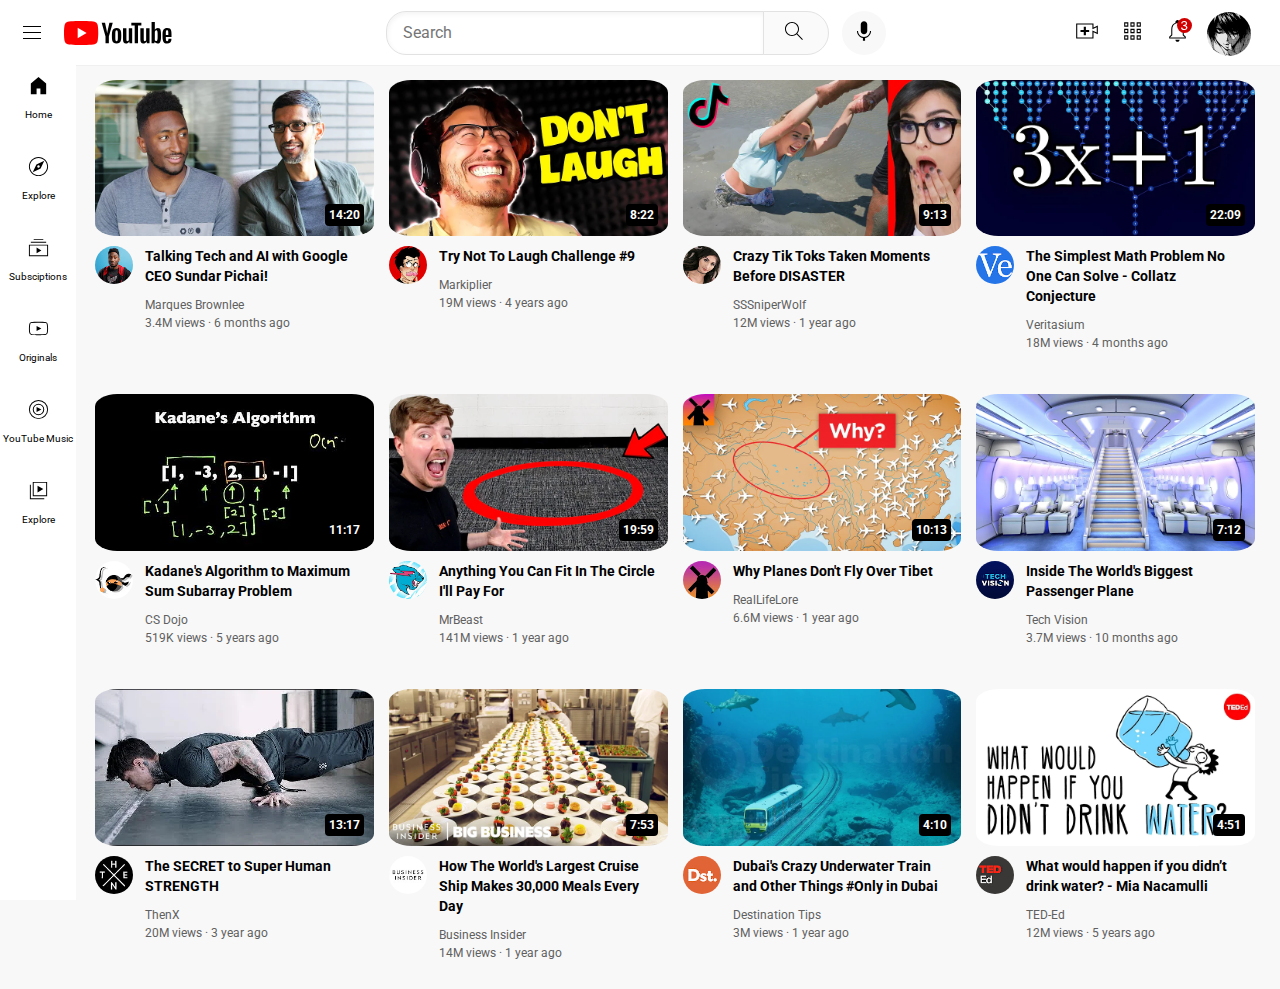
<file: index.html>
<!DOCTYPE html>
<html>
    <head>
        <title>youtube.com Clone</title>
        <link rel="preconnect" href="https://fonts.googleapis.com">
        <link rel="preconnect" href="https://fonts.gstatic.com" crossorigin>
        <link href="https://fonts.googleapis.com/css2?family=Roboto:wght@400;700;900&display=swap" rel="stylesheet">
        <link rel="stylesheet" href="styles/utube-video.css">
        <link rel="stylesheet" href="styles/general.css">
        <link rel="stylesheet" href="styles/header.css">
        <link rel="stylesheet" href="styles/sidebar.css">

    </head>
    <body>
        <div class="header">
            <div class="left-section">
                <img class="hamburger-menu" src="./icons/hamburger-menu.svg">
                <img class="youtube-logo" src="./icons/youtube-logo.svg" onclick="redirect_to_utube()">
            </div>
            <div class="middle-section">
                <input class="search-bar" type="text" placeholder="Search">
                <button class="search-but" onclick="redirect_to_utube()">
                    <img class="search-img" src="icons/search.svg">
                    <div class="tooltip">Search</div>
                </button>
                <button class="voice-but">
                    <img class="voice-img" src="icons/voice-search-icon.svg">
                    <div class="tooltip">Search with your voice</div>
                </button>
            </div>
            <div class="right-section">
                <button class="upload-but">
                    <img class="upload-img" src="icons/upload.svg">
                    <div class="tooltip1">Create</div>
                </button>
                <button class="upload-but">
                    <img class="upload-img" src="icons/youtube-apps.svg">
                    <div class="tooltip2">YouTube apps</div>
                </button>
                <button class="upload-but">
                    <div class="noti">3</div>
                    <img class="upload-img" src="icons/notifications.svg">
                    <div class="tooltip3">Notifications</div>
                </button>
                <button class="upload-but"><img class="my-img" src="channel-pics/unnamed.jpeg"></button>
            </div>
        </div>
        <div class="sidebar">
            <div class="sidebar-link">
                <a href="https://youtube.com"><img src="icons/home.svg"></a>
                <div class="text">Home</div>
            </div>
            <div class="sidebar-link">
                <a href="https://www.youtube.com/feed/trending"><img class="icon-pic" src="icons/explore.svg"></a>
                <div class="text">Explore</div>
            </div>
            <div class="sidebar-link">
                <a href="https://www.youtube.com/feed/subscriptions"><img class="icon-pic" src="icons/subscriptions.svg"></a>
                <div class="text">Subsciptions</div>
            </div>
            <div class="sidebar-link">
                <a href="https://www.youtube.com/originals"><img class="icon-pic" src="icons/originals.svg"></a>
                <div class="text">Originals</div>    
            </div>
            <div class="sidebar-link">
                <a href="https://music.youtube.com/"><img class="icon-pic" src="icons/youtube-music.svg"></a>
                <div class="text">YouTube Music</div>
            </div>
            <div class="sidebar-link">
                <a href="https://www.youtube.com/premium"><img class="icon-pic" src="icons/library.svg"></a>
                <div class="text">Explore</div>
            </div>
        </div>
        <div class="vid-grid">
            <div class="vid-preview">
                <div class="thumbnail-row">
                    <a href="https://youtu.be/n2RNcPRtAiY"><img class="thumbnail" src="thumbnails/thumbnail-1.webp"></a>
                    <div class="vid-time">14:20</div>
                </div>
                <div class="vid-info-grid">
                    <div class="channel-pic">
                        <img class="profile-picture" src="channel-pics/channel-1.jpeg">
                    </div>
                    <div class="channel-info">
                        <p class="cont01-title">Talking Tech and AI with Google CEO Sundar Pichai!</p>
                        <p class="cont01-author">Marques Brownlee</p>
                        <p class="cont01-stats">3.4M views · 6 months ago</p>
                    </div>
                </div>
            </div>
            <div class="vid-preview">
                <div class="thumbnail-row">
                    <a href="https://www.youtube.com/watch?v=mP0RAo9SKZk"><img class="thumbnail" src="thumbnails/thumbnail-2.webp"></a>
                    <div class="vid-time">8:22</div>
                </div>
                <div class="vid-info-grid">
                    <div class="channel-pic">
                        <img class="profile-picture" src="channel-pics/channel-2.jpeg">
                    </div>
                    <div class="channel-info">
                        <p class="cont01-title">Try Not To Laugh Challenge #9</p>
                        <p class="cont01-author">Markiplier</p>
                        <p class="cont01-stats">19M views &#183; 4 years ago</p>
                    </div>
                </div>
            </div>
            <div class="vid-preview">
                <div class="thumbnail-row">
                    <div class="vid-time">9:13</div>
                    <a href="https://www.youtube.com/watch?v=FgjPQQeTh1w"><img class="thumbnail" src="thumbnails/thumbnail-3.webp"></a>
                </div>
                <div class="vid-info-grid">
                    <div class="channel-pic">
                        <img class="profile-picture" src="channel-pics/channel-3.jpeg">
                    </div>
                    <div class="channel-info">
                        <p class="cont01-title">
                            Crazy Tik Toks Taken Moments Before DISASTER</p>
                        <p class="cont01-author">SSSniperWolf</p>
                        <p class="cont01-stats">12M views · 1 year ago</p>
                    </div>
                </div>
            </div>
            <div class="vid-preview">
                <div class="thumbnail-row">
                    <div class="vid-time">22:09</div>
                    <a href="https://www.youtube.com/watch?v=094y1Z2wpJg"><img class="thumbnail" src="thumbnails/thumbnail-4.webp"></a>
                </div>
                <div class="vid-info-grid">
                    <div class="channel-pic">
                        <img class="profile-picture" src="channel-pics/channel-4.jpeg">
                    </div>
                    <div class="channel-info">
                        <p class="cont01-title">The Simplest Math Problem No One Can Solve - Collatz Conjecture</p>
                        <p class="cont01-author">Veritasium</p>
                        <p class="cont01-stats">18M views · 4 months ago</p>
                    </div>
                </div>
            </div>
            <div class="vid-preview">
                <div class="thumbnail-row">
                    <div class="vid-time">11:17</div>
                    <a href="https://www.youtube.com/watch?v=86CQq3pKSUw"><img class="thumbnail" src="thumbnails/thumbnail-5.webp"></a>
                </div>
                <div class="vid-info-grid">
                    <div class="channel-pic">
                        <img class="profile-picture" src="channel-pics/channel-5.jpeg">
                    </div>
                    <div class="channel-info">
                        <p class="cont01-title">Kadane's Algorithm to Maximum Sum Subarray Problem</p>
                        <p class="cont01-author">CS Dojo</p>
                        <p class="cont01-stats">519K views · 5 years ago</p>
                    </div>
                </div>
            </div>
            <div class="vid-preview">
                <div class="thumbnail-row">
                    <div class="vid-time">19:59</div>
                    <a href="https://www.youtube.com/watch?v=yXWw0_UfSFg"><img class="thumbnail" src="thumbnails/thumbnail-6.webp"></a>
                </div>
                <div class="vid-info-grid">
                    <div class="channel-pic">
                        <img class="profile-picture" src="channel-pics/channel-6.jpeg">
                    </div>
                    <div class="channel-info">
                        <p class="cont01-title">
                            Anything You Can Fit In The Circle I'll Pay For</p>
                        <p class="cont01-author">MrBeast</p>
                        <p class="cont01-stats">141M views · 1 year ago</p>
                    </div>
                </div>
            </div>
            <div class="vid-preview">
                <div class="thumbnail-row">
                    <a href="https://www.youtube.com/watch?v=fNVa1qMbF9Y"><img class="thumbnail" src="thumbnails/thumbnail-7.webp"></a>
                    <div class="vid-time">10:13</div>
                </div>
                <div class="vid-info-grid">
                    <div class="channel-pic">
                        <img class="profile-picture" src="channel-pics/channel-7.jpeg">
                    </div>
                    <div class="channel-info">
                        <p class="cont01-title">Why Planes Don't Fly Over Tibet</p>
                        <p class="cont01-author">RealLifeLore</p>
                        <p class="cont01-stats">6.6M views · 1 year ago</p>
                    </div>
                </div>
            </div>
            <div class="vid-preview">
                <div class="thumbnail-row">
                    <a href="https://www.youtube.com/watch?v=lFm4EM1juls"><img class="thumbnail" src="thumbnails/thumbnail-8.webp"></a>
                    <div class="vid-time">7:12</div>
                </div>
                <div class="vid-info-grid">
                    <div class="channel-pic">
                        <img class="profile-picture" src="channel-pics/channel-8.jpeg">
                    </div>
                    <div class="channel-info">
                        <p class="cont01-title">Inside The World's Biggest Passenger Plane</p>
                        <p class="cont01-author">Tech Vision</p>
                        <p class="cont01-stats">3.7M views · 10 months ago</p>
                    </div>
                </div>
            </div>
            <div class="vid-preview">
                <div class="thumbnail-row">
                    <div class="vid-time">13:17</div>
                    <a href="https://www.youtube.com/watch?v=ixmxOlcrlUc"><img class="thumbnail" src="thumbnails/thumbnail-9.webp"></a>
                </div>
                <div class="vid-info-grid">
                    <div class="channel-pic">
                        <img class="profile-picture" src="channel-pics/channel-9.jpeg">
                    </div>
                    <div class="channel-info">
                        <p class="cont01-title">
                            The SECRET to Super Human STRENGTH</p>
                        <p class="cont01-author">ThenX</p>
                        <p class="cont01-stats">20M views · 3 year ago</p>
                    </div>
                </div>
            </div>
            <div class="vid-preview">
                <div class="thumbnail-row">
                    <div class="vid-time">7:53</div>
                    <a href="https://www.youtube.com/watch?v=R2vXbFp5C9o"><img class="thumbnail" src="thumbnails/thumbnail-10.webp"></a>
                </div>
                <div class="vid-info-grid">
                    <div class="channel-pic">
                        <img class="profile-picture" src="channel-pics/channel-10.jpeg">
                    </div>
                    <div class="channel-info">
                        <p class="cont01-title">How The World's Largest Cruise Ship Makes 30,000 Meals Every Day</p>
                        <p class="cont01-author">Business Insider</p>
                        <p class="cont01-stats">14M views · 1 year ago</p>
                    </div>
                </div>
            </div>
            <div class="vid-preview">
                <div class="thumbnail-row">
                    <div class="vid-time">4:10</div>
                    <a href="https://www.youtube.com/watch?v=0nZuYyXET3s"><img class="thumbnail" src="thumbnails/thumbnail-11.webp"></a>
                </div>
                <div class="vid-info-grid">
                    <div class="channel-pic">
                        <img class="profile-picture" src="channel-pics/channel-11.jpeg">
                    </div>
                    <div class="channel-info">
                        <p class="cont01-title">Dubai's Crazy Underwater Train and Other Things #Only in Dubai</p>
                        <p class="cont01-author">Destination Tips</p>
                        <p class="cont01-stats">3M views · 1 year ago</p>
                    </div>
                </div>
            </div>
            <div class="vid-preview">
                <div class="thumbnail-row">
                    <div class="vid-time">4:51</div>
                    <a href="https://www.youtube.com/watch?v=9iMGFqMmUFs"><img class="thumbnail" src="thumbnails/thumbnail-12.webp"></a>
                </div>
                <div class="vid-info-grid">
                    <div class="channel-pic">
                        <img class="profile-picture" src="channel-pics/channel-12.jpeg">
                    </div>
                    <div class="channel-info">
                        <p class="cont01-title">
                            What would happen if you didn’t drink water? - Mia Nacamulli</p>
                        <p class="cont01-author">TED-Ed</p>
                        <p class="cont01-stats">12M views · 5 years ago</p>
                    </div>
                </div>
            </div>
        </div>
        <script src="script.js"></script>
    </body>
</html>
</file>
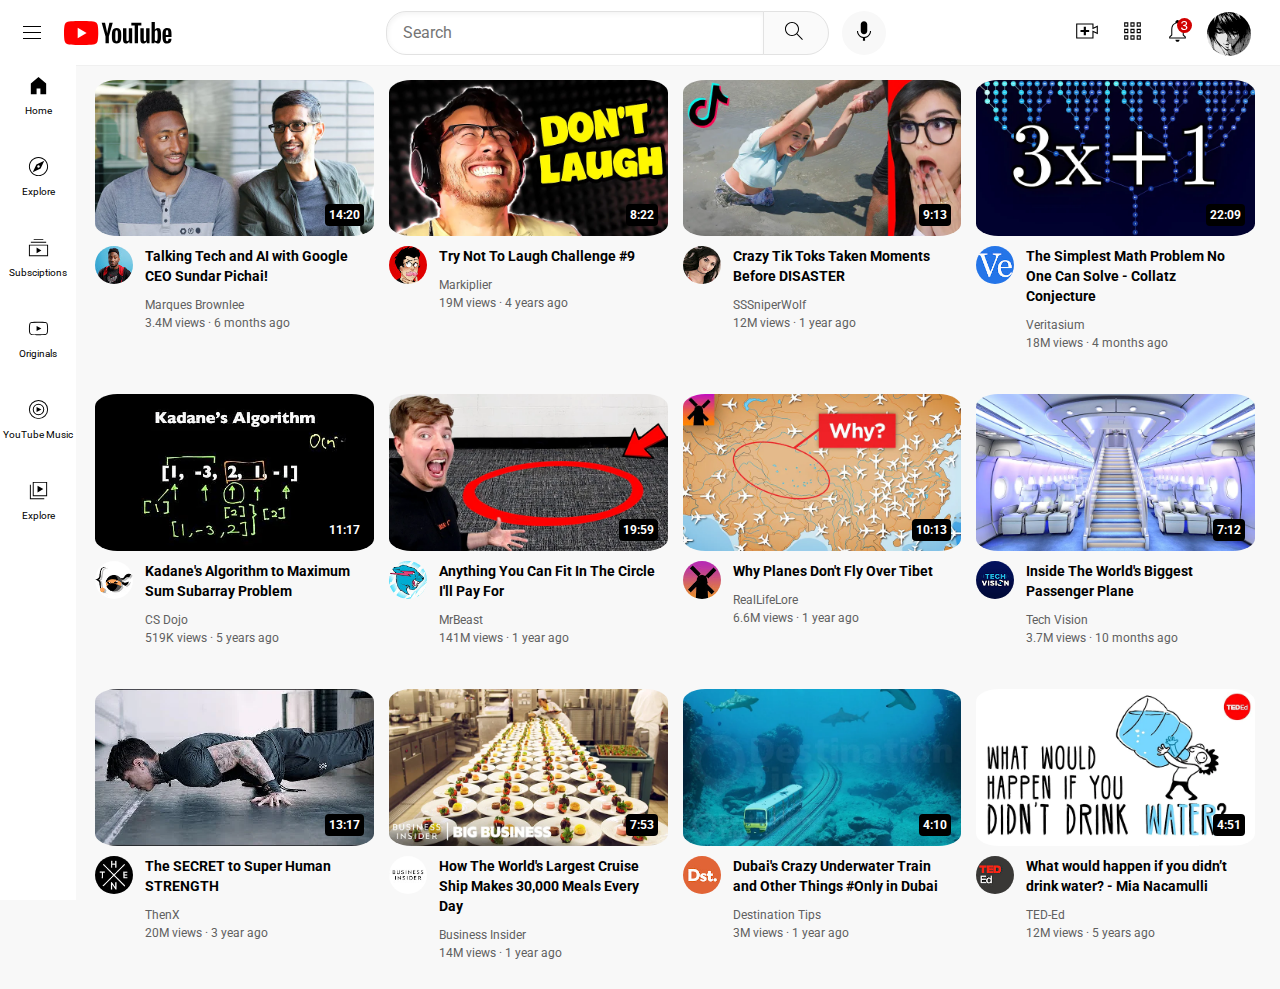
<file: utube.html>
<!DOCTYPE html>
<html>
    <head>
        <title>youtube.com Clone</title>
        <link rel="preconnect" href="https://fonts.googleapis.com">
        <link rel="preconnect" href="https://fonts.gstatic.com" crossorigin>
        <link href="https://fonts.googleapis.com/css2?family=Roboto:wght@400;700;900&display=swap" rel="stylesheet">
        <link rel="stylesheet" href="styles/utube-video.css">
        <link rel="stylesheet" href="styles/general.css">
        <link rel="stylesheet" href="styles/header.css">
        <link rel="stylesheet" href="styles/sidebar.css">

    </head>
    <body>
        <div class="header">
            <div class="left-section">
                <img class="hamburger-menu" src="./icons/hamburger-menu.svg">
                <img class="youtube-logo" src="./icons/youtube-logo.svg" onclick="redirect_to_utube()">
            </div>
            <div class="middle-section">
                <input class="search-bar" type="text" placeholder="Search">
                <button class="search-but" onclick="redirect_to_utube()">
                    <img class="search-img" src="icons/search.svg">
                    <div class="tooltip">Search</div>
                </button>
                <button class="voice-but">
                    <img class="voice-img" src="icons/voice-search-icon.svg">
                    <div class="tooltip">Search with your voice</div>
                </button>
            </div>
            <div class="right-section">
                <button class="upload-but">
                    <img class="upload-img" src="icons/upload.svg">
                    <div class="tooltip1">Create</div>
                </button>
                <button class="upload-but">
                    <img class="upload-img" src="icons/youtube-apps.svg">
                    <div class="tooltip2">YouTube apps</div>
                </button>
                <button class="upload-but">
                    <div class="noti">3</div>
                    <img class="upload-img" src="icons/notifications.svg">
                    <div class="tooltip3">Notifications</div>
                </button>
                <button class="upload-but"><img class="my-img" src="channel-pics/unnamed.jpeg"></button>
            </div>
        </div>
        <div class="sidebar">
            <div class="sidebar-link">
                <img src="icons/home.svg">
                <div class="text">Home</div>
            </div>
            <div class="sidebar-link">
                <img class="icon-pic" src="icons/explore.svg">
                <div class="text">Explore</div>
            </div>
            <div class="sidebar-link">
                <img class="icon-pic" src="icons/subscriptions.svg">
                <div class="text">Subsciptions</div>
            </div>
            <div class="sidebar-link">
                <img class="icon-pic" src="icons/originals.svg">
                <div class="text">Originals</div>    
            </div>
            <div class="sidebar-link">
                <img class="icon-pic" src="icons/youtube-music.svg">
                <div class="text">YouTube Music</div>
            </div>
            <div class="sidebar-link">
                <img class="icon-pic" src="icons/library.svg">
                <div class="text">Explore</div>
            </div>
        </div>
        <div class="vid-grid">
            <div class="vid-preview">
                <div class="thumbnail-row">
                    <a href="https://youtu.be/n2RNcPRtAiY"><img class="thumbnail" src="thumbnails/thumbnail-1.webp"></a>
                    <div class="vid-time">14:20</div>
                </div>
                <div class="vid-info-grid">
                    <div class="channel-pic">
                        <img class="profile-picture" src="channel-pics/channel-1.jpeg">
                    </div>
                    <div class="channel-info">
                        <p class="cont01-title">Talking Tech and AI with Google CEO Sundar Pichai!</p>
                        <p class="cont01-author">Marques Brownlee</p>
                        <p class="cont01-stats">3.4M views · 6 months ago</p>
                    </div>
                </div>
            </div>
            <div class="vid-preview">
                <div class="thumbnail-row">
                    <img class="thumbnail" src="thumbnails/thumbnail-2.webp">
                    <div class="vid-time">8:22</div>
                </div>
                <div class="vid-info-grid">
                    <div class="channel-pic">
                        <img class="profile-picture" src="channel-pics/channel-2.jpeg">
                    </div>
                    <div class="channel-info">
                        <p class="cont01-title">Try Not To Laugh Challenge #9</p>
                        <p class="cont01-author">Markiplier</p>
                        <p class="cont01-stats">19M views &#183; 4 years ago</p>
                    </div>
                </div>
            </div>
            <div class="vid-preview">
                <div class="thumbnail-row">
                    <div class="vid-time">9:13</div>
                    <img class="thumbnail" src="thumbnails/thumbnail-3.webp">
                </div>
                <div class="vid-info-grid">
                    <div class="channel-pic">
                        <img class="profile-picture" src="channel-pics/channel-3.jpeg">
                    </div>
                    <div class="channel-info">
                        <p class="cont01-title">
                            Crazy Tik Toks Taken Moments Before DISASTER</p>
                        <p class="cont01-author">SSSniperWolf</p>
                        <p class="cont01-stats">12M views · 1 year ago</p>
                    </div>
                </div>
            </div>
            <div class="vid-preview">
                <div class="thumbnail-row">
                    <div class="vid-time">22:09</div>
                    <img class="thumbnail" src="thumbnails/thumbnail-4.webp">
                </div>
                <div class="vid-info-grid">
                    <div class="channel-pic">
                        <img class="profile-picture" src="channel-pics/channel-4.jpeg">
                    </div>
                    <div class="channel-info">
                        <p class="cont01-title">The Simplest Math Problem No One Can Solve - Collatz Conjecture</p>
                        <p class="cont01-author">Veritasium</p>
                        <p class="cont01-stats">18M views · 4 months ago</p>
                    </div>
                </div>
            </div>
            <div class="vid-preview">
                <div class="thumbnail-row">
                    <div class="vid-time">11:17</div>
                    <img class="thumbnail" src="thumbnails/thumbnail-5.webp">
                </div>
                <div class="vid-info-grid">
                    <div class="channel-pic">
                        <img class="profile-picture" src="channel-pics/channel-5.jpeg">
                    </div>
                    <div class="channel-info">
                        <p class="cont01-title">Kadane's Algorithm to Maximum Sum Subarray Problem</p>
                        <p class="cont01-author">CS Dojo</p>
                        <p class="cont01-stats">519K views · 5 years ago</p>
                    </div>
                </div>
            </div>
            <div class="vid-preview">
                <div class="thumbnail-row">
                    <div class="vid-time">19:59</div>
                    <img class="thumbnail" src="thumbnails/thumbnail-6.webp">
                </div>
                <div class="vid-info-grid">
                    <div class="channel-pic">
                        <img class="profile-picture" src="channel-pics/channel-6.jpeg">
                    </div>
                    <div class="channel-info">
                        <p class="cont01-title">
                            Anything You Can Fit In The Circle I'll Pay For</p>
                        <p class="cont01-author">MrBeast</p>
                        <p class="cont01-stats">141M views · 1 year ago</p>
                    </div>
                </div>
            </div>
            <div class="vid-preview">
                <div class="thumbnail-row">
                    <img class="thumbnail" src="thumbnails/thumbnail-7.webp">
                    <div class="vid-time">10:13</div>
                </div>
                <div class="vid-info-grid">
                    <div class="channel-pic">
                        <img class="profile-picture" src="channel-pics/channel-7.jpeg">
                    </div>
                    <div class="channel-info">
                        <p class="cont01-title">Why Planes Don't Fly Over Tibet</p>
                        <p class="cont01-author">RealLifeLore</p>
                        <p class="cont01-stats">6.6M views · 1 year ago</p>
                    </div>
                </div>
            </div>
            <div class="vid-preview">
                <div class="thumbnail-row">
                    <img class="thumbnail" src="thumbnails/thumbnail-8.webp">
                    <div class="vid-time">7:12</div>
                </div>
                <div class="vid-info-grid">
                    <div class="channel-pic">
                        <img class="profile-picture" src="channel-pics/channel-8.jpeg">
                    </div>
                    <div class="channel-info">
                        <p class="cont01-title">Inside The World's Biggest Passenger Plane</p>
                        <p class="cont01-author">Tech Vision</p>
                        <p class="cont01-stats">3.7M views · 10 months ago</p>
                    </div>
                </div>
            </div>
            <div class="vid-preview">
                <div class="thumbnail-row">
                    <div class="vid-time">13:17</div>
                    <img class="thumbnail" src="thumbnails/thumbnail-9.webp">
                </div>
                <div class="vid-info-grid">
                    <div class="channel-pic">
                        <img class="profile-picture" src="channel-pics/channel-9.jpeg">
                    </div>
                    <div class="channel-info">
                        <p class="cont01-title">
                            The SECRET to Super Human STRENGTH</p>
                        <p class="cont01-author">ThenX</p>
                        <p class="cont01-stats">20M views · 3 year ago</p>
                    </div>
                </div>
            </div>
            <div class="vid-preview">
                <div class="thumbnail-row">
                    <div class="vid-time">7:53</div>
                    <img class="thumbnail" src="thumbnails/thumbnail-10.webp">
                </div>
                <div class="vid-info-grid">
                    <div class="channel-pic">
                        <img class="profile-picture" src="channel-pics/channel-10.jpeg">
                    </div>
                    <div class="channel-info">
                        <p class="cont01-title">How The World's Largest Cruise Ship Makes 30,000 Meals Every Day</p>
                        <p class="cont01-author">Business Insider</p>
                        <p class="cont01-stats">14M views · 1 year ago</p>
                    </div>
                </div>
            </div>
            <div class="vid-preview">
                <div class="thumbnail-row">
                    <div class="vid-time">4:10</div>
                    <img class="thumbnail" src="thumbnails/thumbnail-11.webp">
                </div>
                <div class="vid-info-grid">
                    <div class="channel-pic">
                        <img class="profile-picture" src="channel-pics/channel-11.jpeg">
                    </div>
                    <div class="channel-info">
                        <p class="cont01-title">Dubai's Crazy Underwater Train and Other Things #Only in Dubai</p>
                        <p class="cont01-author">Destination Tips</p>
                        <p class="cont01-stats">3M views · 1 year ago</p>
                    </div>
                </div>
            </div>
            <div class="vid-preview">
                <div class="thumbnail-row">
                    <div class="vid-time">4:51</div>
                    <img class="thumbnail" src="thumbnails/thumbnail-12.webp">
                </div>
                <div class="vid-info-grid">
                    <div class="channel-pic">
                        <img class="profile-picture" src="channel-pics/channel-12.jpeg">
                    </div>
                    <div class="channel-info">
                        <p class="cont01-title">
                            What would happen if you didn’t drink water? - Mia Nacamulli</p>
                        <p class="cont01-author">TED-Ed</p>
                        <p class="cont01-stats">12M views · 5 years ago</p>
                    </div>
                </div>
            </div>
        </div>
        <script src="script.js"></script>
    </body>
</html>
</file>
<file: styles/utube-video.css>
p{
    font-family: Roboto ,Arial, Helvetica, sans-serif;
    margin-top: 0;
    margin-bottom: 0;
}
.vid-grid
{
    display: grid;
    grid-template-columns: 1fr 1fr;
    row-gap: 40px;
    column-gap: 15px;
    margin-right: 25px;
    overflow: hidden;
}
@media (max-width:750px)
{
    .vid-grid
    {
        grid-template-columns: 1fr 1fr;
    }
}
@media (min-width:751px) and (max-width:999px)
{
    .vid-grid
    {
        grid-template-columns: 1fr 1fr 1fr;
    }
}
@media (min-width:1000px)
{
    .vid-grid
    {
        grid-template-columns: 1fr 1fr 1fr 1fr;
    }
}
.thumbnail
{
    width: 100%;
    display: block;
    margin-bottom: 10px;
    border-start-start-radius: 8% ;
    border-top-right-radius: 8% ;
    border-bottom-left-radius: 8% ;
    border-bottom-right-radius: 8% ;
}
.thumbnail-row
{
    position: relative;
}
.vid-time
{
    font-family: Roboto,Arial;
    font-size: 12px;
    font-weight: 700;
    position:absolute;
    background-color: black;
    color: white;
    bottom: 10px;
    right: 10px;
    padding: 4px;
    border-radius: 4px;
}
.vid-info-grid
{
    display: grid;
    grid-template-columns: 50px 1fr;
}
.cont01-title
{
    font-size: 14px;
    line-height: 20px;
    font-weight: 700;
    margin-bottom: 12px;
}
.cont01-author,.cont01-stats
{
    color: rgb(96,96,96);
    font-size: 12px;
    margin-bottom: 4px;
}

.channel-pic
{
    vertical-align: top;
    display: inline-block;
    width: 38px;
}
.profile-picture
{
    width: 100%;
    border-radius: 25px;
}
.channel-info
{
    display: inline-block;
    width: 220px;
}
</file>
<file: styles/general.css>
p{
    font-family: Roboto ,Arial, Helvetica, sans-serif;
    margin-top: 0;
    margin-bottom: 0;
}
body
{
    margin: 0;
    margin-bottom: 25px;
    padding-top: 80px;
    background-color: rgb(248,248,248);
    padding-left: 95px;
}
button:hover
{
    cursor: pointer;
}
</file>
<file: styles/header.css>
.header
{
    height: 65px;
    position: fixed;
    display: flex;
    flex-direction: row;
    justify-content: space-between;
    align-items:center;
    top: 0;
    left: 0;
    right: 0;
    background-color: white;
    border-bottom-width: 1px ;
    border-bottom-style: solid;
    border-bottom-color:rgb(240, 240, 240) ;
    z-index: 1000;
}
.left-section
{
    display: flex;
    align-items: center;
}
.hamburger-menu
{
    height: 24px;
    margin-left: 20px;
    margin-right: 20px;
}
.youtube-logo
{
    height: 24px;
}
.middle-section
{
    display: flex;
    flex: 1;
    margin-left: 70px;
    margin-right: 35px;
    max-width: 500px;
    align-items: center;
}
.search-but
{
    border-top-right-radius: 22px;
    border-bottom-right-radius: 22px;
    border-color: rgb(226, 226, 226);
    border-style: solid;
    background-color: rgb(250, 250, 250);
    height: 44px;
    width: 66px;
    margin-left: -1px;
    border-width: 1px;
    z-index: 0;
}
.search-but,.voice-but
{
    position: relative;
}
.search-but .tooltip
{
    position: absolute;
    font-family: Roboto,Arial;
    font-size: 12px;
    background-color: rgb(139, 139, 139);
    color: white;
    padding: 4px;
    padding-top:9px;
    padding-left: 8px;
    padding-right: 8px;
    border-radius: 3px;
    font-size: 12px;
    bottom: -30px;
    opacity: 0;
    height: 20px;
    pointer-events: none;
    transition: opacity 0.15s;
}
.voice-but .tooltip
{
    position: absolute;
    font-family: Roboto,Arial;
    font-size: 12px;
    background-color: rgb(139, 139, 139);
    color: white;
    padding: 9px;
    padding-top:9px;
    padding-left: 8px;
    padding-right: 8px;
    border-radius: 3px;
    font-size: 12px;
    bottom: -30px;
    left: -40px;
    opacity: 0;
    pointer-events: none;
    width: 125px;
}
.search-but:hover .tooltip,.voice-but:hover .tooltip
{
    opacity: 1;
}
.search-but:active
{
    background-color: rgb(240, 240, 240);
}
.voice-but
{
    height: 44px;
    width: 44px;
    border: none;
    border-radius: 22px;
    background-color: #f8f8f8;
    margin-left: 13px;
}
.voice-img
{
    height: 60%;
}
.voice-but:active
{
    background-color: rgb(240, 240, 240);
}
.right-section
{
    width: 180px;
    display: flex;
    justify-content: space-between;
    align-items: center;
    margin-right: 35px;
    flex-shrink: 0;
}
.search-img
{
    height: 60%;
    padding-right: 5px;
}
input 
{
    flex: 1;
    width: 0px;
    height: 40px;
    z-index: 1;
    padding-top: 1px;
    padding-bottom: 1px;
    padding-left: 16px;
    padding-right: 2px;
    font-size: 16px;
    border-color: rgb(226, 226, 226);
    border-style: solid;
    border-width: 1px;
    border-top-left-radius: 20px;
    border-bottom-left-radius: 20px;
    box-shadow: inset 1px 2px 5px rgba(0,0,0,0.05);
}
input::placeholder
{
    font-family: Roboto,Arial;
    font-size: 16px;
}
input:focus
{
    outline: none ;
    border-color: rgb(47, 127, 231);
    border-style: solid;
}
.upload-but
{
    height: 44px;
    width: 44px;
    background-color:rgba(255,255,255,0);
    border: none;
    position: relative;
}
.upload-but .tooltip1
{
    position: absolute;
    font-family: Roboto,Arial;
    font-size: 12px;
    background-color: rgb(139, 139, 139);
    color: white;
    padding: 9px;
    padding-top:9px;
    padding-left: 8px;
    padding-right: 8px;
    border-radius: 3px;
    font-size: 12px;
    bottom: -30px;
    right: -3px;
    opacity: 0;
    pointer-events: none;
}
.upload-but:hover .tooltip1,.upload-but:hover .tooltip1
{
    opacity: 1;
}
.upload-but .tooltip2
{
    position: absolute;
    font-family: Roboto,Arial;
    font-size: 12px;
    background-color: rgb(139, 139, 139);
    color: white;
    padding: 9px;
    padding-top:9px;
    padding-left: 8px;
    padding-right: 8px;
    border-radius: 3px;
    font-size: 12px;
    bottom: -30px;
    left: -28px;
    opacity: 0;
    pointer-events: none;
    width: 85px;
}
.upload-but:hover .tooltip2,.upload-but:hover .tooltip2
{
    opacity: 1;
}.upload-but .tooltip3
{
    position: absolute;
    font-family: Roboto,Arial;
    font-size: 12px;
    background-color: rgb(139, 139, 139);
    color: white;
    padding: 9px;
    padding-top:9px;
    padding-left: 8px;
    padding-right: 8px;
    border-radius: 3px;
    font-size: 12px;
    bottom: -30px;
    left: -20px;
    opacity: 0;
    pointer-events: none;
}
.upload-but:hover .tooltip3,.upload-but:hover .tooltip3
{
    opacity: 1;
}
.noti
{
    background-color: rgb(209, 0, 0);
    color: white;
    align-items: center;
    width: 15px;
    height: 15px;
    border-radius: 7.5px;
    position: absolute;
    right: 8px;
}
.upload-img
{
    height: 60%;
}
.my-img
{
    height: 44px;
    border-radius: 22px;
}
.upload-but:hover
{
    background-color: rgba(230, 230, 230 ,0.7);
    border-radius: 22px;
}
</file>
<file: styles/sidebar.css>
.sidebar
{
    position: fixed;
    display: flex;
    flex-direction: column;
    align-items: center;
    background-color: white;
    left: 0;
    bottom: 0;
    top: 54px;
    z-index: 2000;
    padding-top: 7px;
}
.sidebar-link div
{
    font-family: Roboto,Arial;
    font-size: 10px;
    margin-top: 8px;
}
.sidebar-link
{
    display: flex;
    flex-direction: column;
    align-items: center;
    height: 60px;
    width: 70px;
    padding-top: 10px;
    padding-bottom: 5px;
    margin-bottom: 10px;
    margin: 3px;
    border-radius: 7px;
}
.sidebar-link:hover
{
    background-color: rgba(230, 230, 230 ,0.7);
}
.sidebar-link img
{
    height: 23px;
    border: none;
}
</file>
